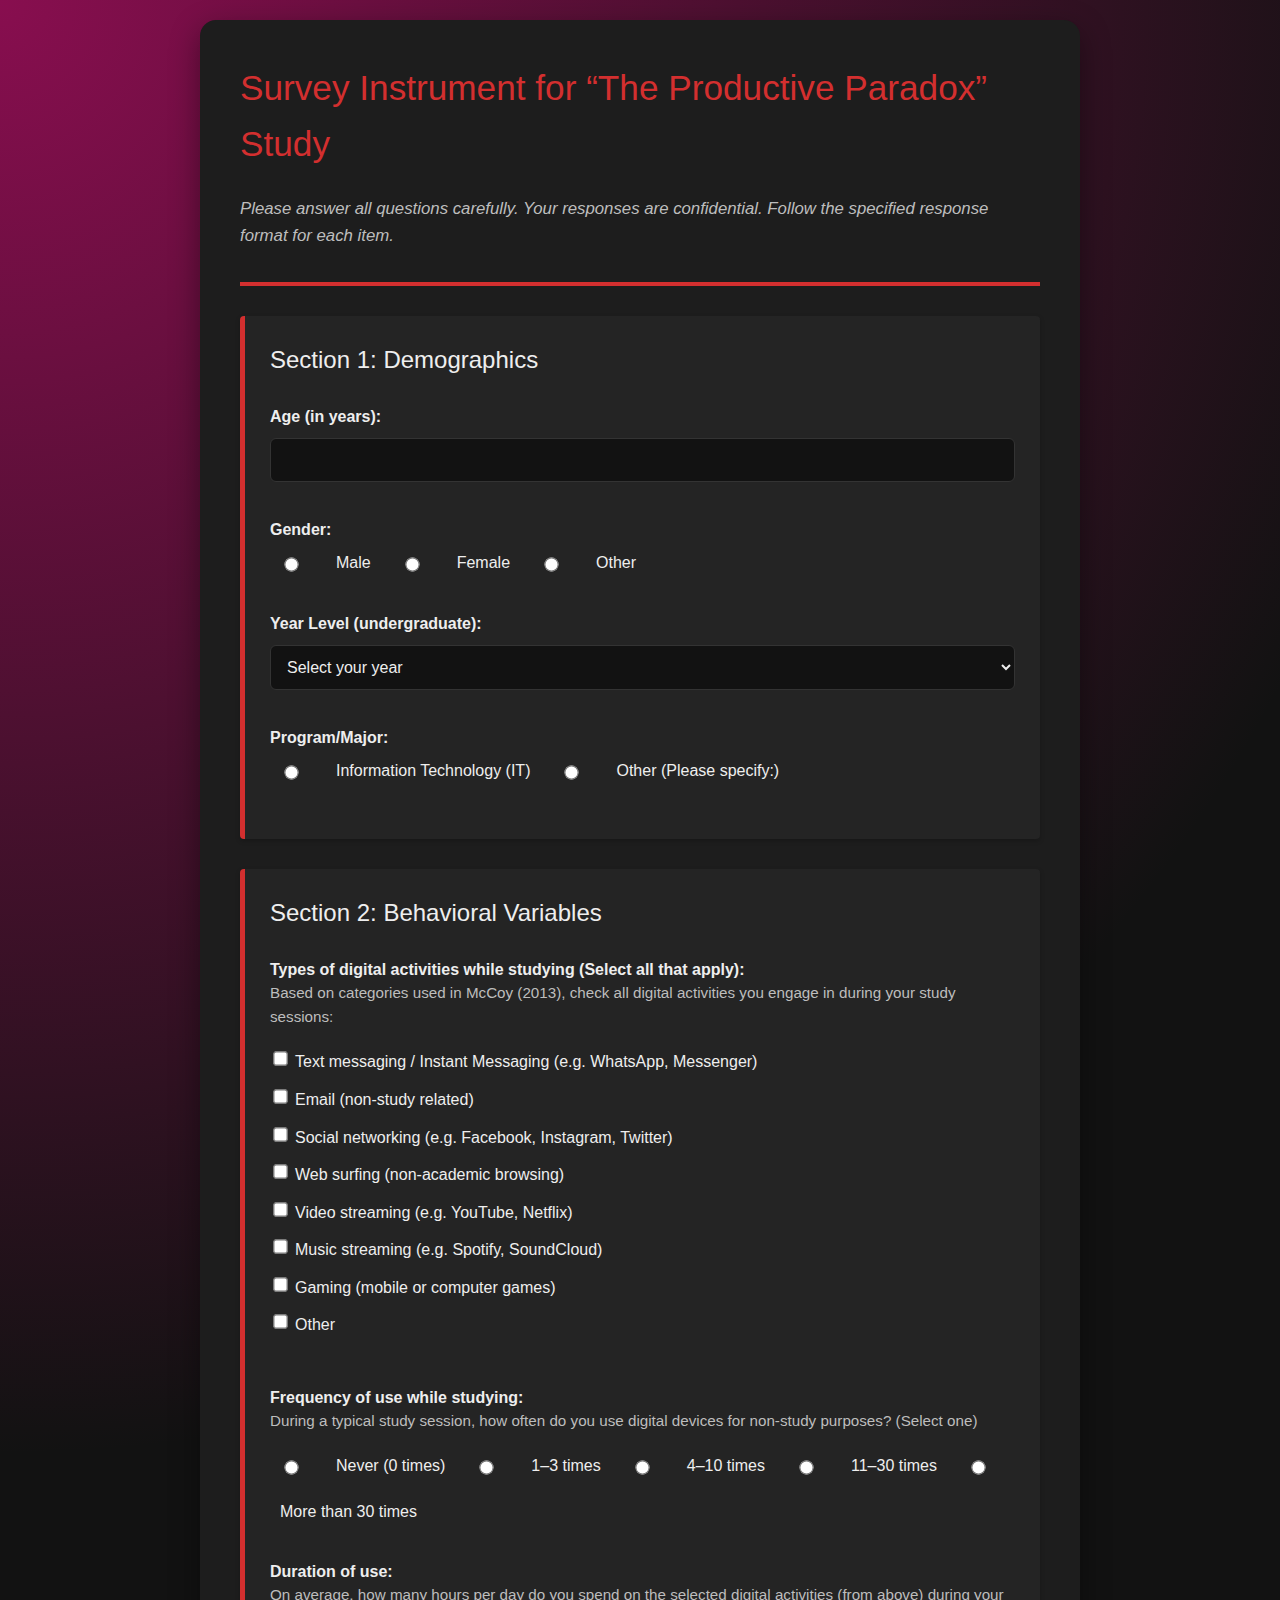
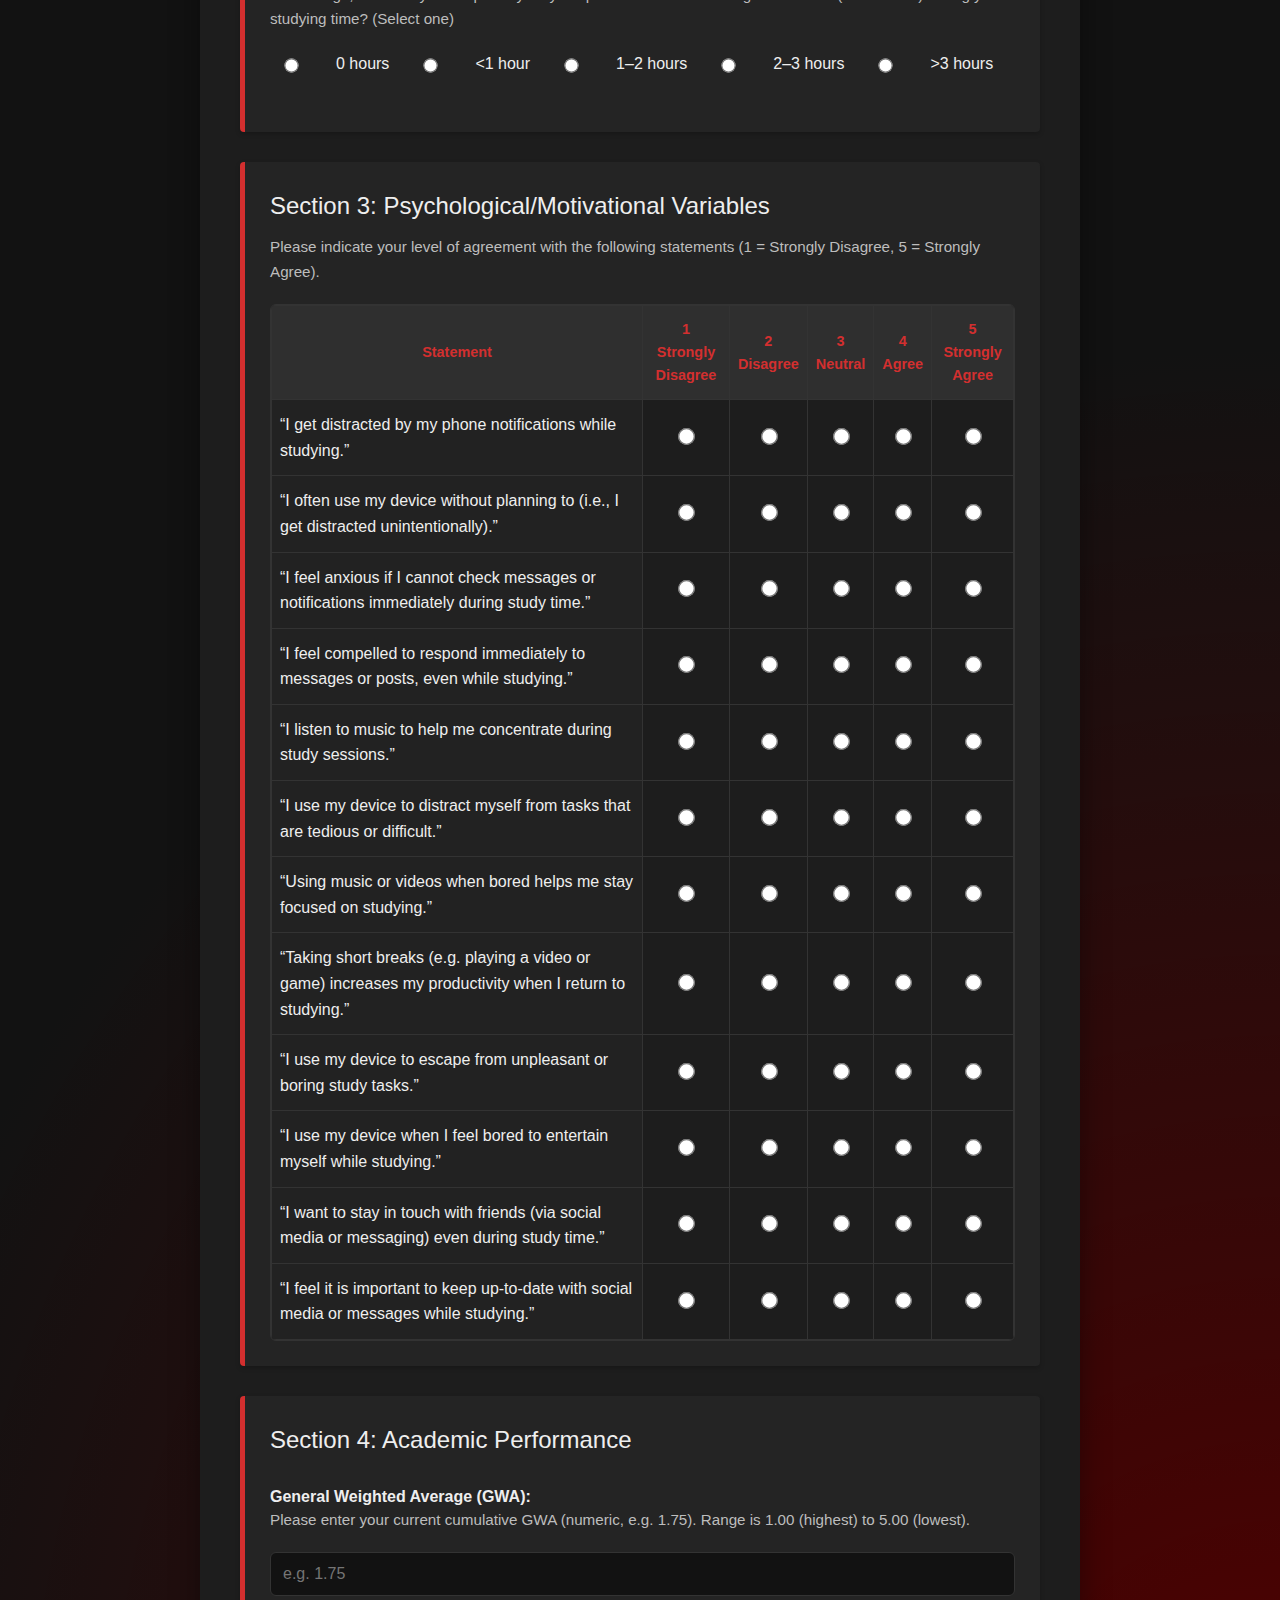
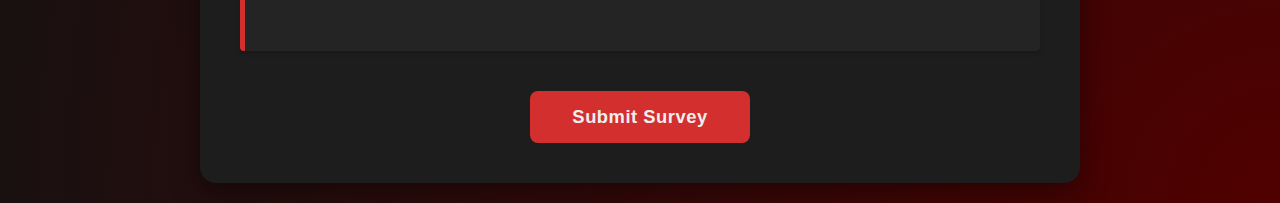
<file: gforms/index.html>
<!DOCTYPE html>
<html lang="en">
<head>
    <meta charset="UTF-8">
    <meta name="viewport" content="width=device-width, initial-scale=1.0">
    <title>University Student Internet Usage Survey</title>
    <link rel="stylesheet" href="styles.css"> 
</head>
<body>
    <div class="form-container">
        <header class="form-header">
            <h1 class="form-title">Survey Instrument for “The Productive Paradox” Study</h1>
            <p class="form-description">
                Please answer all questions carefully. Your responses are confidential. Follow the specified response format for each item.
            </p>
        </header>

        <form action="https://docs.google.com/forms/d/e/1FAIpQLSe-d5pjqYPrWfrZl4ij7xVLY7O2pWkPnfitr5aNslY4ZV-lgw/formResponse" method="POST"> 
            
            <section class="form-section">
                <h2 class="section-title">Section 1: Demographics</h2>

                <div class="form-group">
                    <label for="entry-162462807">Age (in years):</label>
                    <input type="number" id="entry-162462807" name="entry.162462807" required>
                </div>

                <div class="form-group">
                    <label>Gender:</label>
                    <div class="radio-group">
                        <input type="radio" id="gender-male" name="entry.52339275" value="Male" required><label for="gender-male">Male</label>
                        <input type="radio" id="gender-female" name="entry.52339275" value="Female"><label for="gender-female">Female</label>
                        <input type="radio" id="gender-other" name="entry.52339275" value="Other"><label for="gender-other">Other</label>
                    </div>
                </div>

                <div class="form-group">
                    <label for="entry-1000586613">Year Level (undergraduate):</label>
                    <select id="entry-1000586613" name="entry.1000586613" required>
                        <option value="">Select your year</option>
                        <option value="1st+Year">1st Year</option>
                        <option value="2nd+Year">2nd Year</option>
                        <option value="3rd+Year">3rd Year</option>
                        <option value="4th+Year">4th Year</option>
                    </select>
                </div>

                <div class="form-group">
                    <label for="entry-1788428687">Program/Major:</label>
                    <div class="radio-group">
                         <input type="radio" id="program-it" name="entry.1788428687" value="Information+Technology" required><label for="program-it">Information Technology (IT)</label>
                         <input type="radio" id="program-other" name="entry.1788428687" value="Other"><label for="program-other">Other (Please specify:)</label>
                         </div>
                </div>

                </section>
            
            <section class="form-section">
                <h2 class="section-title">Section 2: Behavioral Variables</h2>

                <div class="form-group">
                    <label>Types of digital activities while studying (Select all that apply):</label>
                    <p class="section-description">Based on categories used in McCoy (2013), check all digital activities you engage in during your study sessions:</p>
                    
                    <div class="checkbox-group-vertical">
                        <div class="checkbox-item">
                            <input type="checkbox" id="activity-text" name="entry.557563024" value="Text+messaging+%2F+Instant+Messaging+(e.g.+WhatsApp%2C+Messenger)"><label for="activity-text">Text messaging / Instant Messaging (e.g. WhatsApp, Messenger)</label>
                        </div>
                        <div class="checkbox-item">
                            <input type="checkbox" id="activity-email" name="entry.557563024" value="Email+(non-study+related)"><label for="activity-email">Email (non-study related)</label>
                        </div>
                        <div class="checkbox-item">
                            <input type="checkbox" id="activity-social" name="entry.557563024" value="Social+networking+(e.g.+Facebook%2C+Instagram%2C+Twitter)"><label for="activity-social">Social networking (e.g. Facebook, Instagram, Twitter)</label>
                        </div>
                        <div class="checkbox-item">
                            <input type="checkbox" id="activity-websurf" name="entry.557563024" value="Web+surfing+(non-academic+browsing)%5B5%5D"><label for="activity-websurf">Web surfing (non-academic browsing)</label>
                        </div>
                        <div class="checkbox-item">
                            <input type="checkbox" id="activity-video" name="entry.557563024" value="Video+streaming+(e.g.+YouTube%2C+Netflix)"><label for="activity-video">Video streaming (e.g. YouTube, Netflix)</label>
                        </div>
                        <div class="checkbox-item">
                            <input type="checkbox" id="activity-music" name="entry.557563024" value="Music+streaming+(e.g.+Spotify%2C+SoundCloud)"><label for="activity-music">Music streaming (e.g. Spotify, SoundCloud)</label>
                        </div>
                        <div class="checkbox-item">
                            <input type="checkbox" id="activity-gaming" name="entry.557563024" value="Gaming+(mobile+or+computer+games)%5B6%5D"><label for="activity-gaming">Gaming (mobile or computer games)</label>
                        </div>
                        <div class="checkbox-item">
                            <input type="checkbox" id="activity-other" name="entry.557563024" value="Other"><label for="activity-other">Other</label>
                        </div>
                    </div>
                </div>

                <div class="form-group">
                    <label>Frequency of use while studying:</label>
                    <p class="section-description">During a typical study session, how often do you use digital devices for non-study purposes? (Select one)</p>
                    <div class="radio-group">
                        <input type="radio" id="freq-0" name="entry.2026499880" value="Never+(0+times)" required><label for="freq-0">Never (0 times)</label>
                        <input type="radio" id="freq-1-3" name="entry.2026499880" value="1%E2%80%933+times+(e.g.+%E2%80%9Cone+to+three+times%E2%80%9D)%5B8%5D"><label for="freq-1-3">1–3 times</label>
                        <input type="radio" id="freq-4-10" name="entry.2026499880" value="4%E2%80%9310+times%5B8%5D"><label for="freq-4-10">4–10 times</label>
                        <input type="radio" id="freq-11-30" name="entry.2026499880" value="11%E2%80%9330+times%5B8%5D"><label for="freq-11-30">11–30 times</label>
                        <input type="radio" id="freq-30" name="entry.2026499880" value="More+than+30+times%5B8%5D"><label for="freq-30">More than 30 times</label>
                    </div>
                </div>

                <div class="form-group">
                    <label>Duration of use:</label>
                    <p class="section-description">On average, how many hours per day do you spend on the selected digital activities (from above) during your studying time? (Select one)</p>
                    <div class="radio-group">
                        <input type="radio" id="dur-0" name="entry.9922098" value="0+hours" required><label for="dur-0">0 hours</label>
                        <input type="radio" id="dur-lt1" name="entry.9922098" value="%3C1+hour"><label for="dur-lt1">&lt;1 hour</label>
                        <input type="radio" id="dur-1-2" name="entry.9922098" value="1%E2%80%932+hours"><label for="dur-1-2">1–2 hours</label>
                        <input type="radio" id="dur-2-3" name="entry.9922098" value="2%E2%80%933+hours"><label for="dur-2-3">2–3 hours</label>
                        <input type="radio" id="dur-gt3" name="entry.9922098" value="%3E3+hours"><label for="dur-gt3">>3 hours</label>
                    </div>
                </div>

            </section>

            <section class="form-section">
                <h2 class="section-title">Section 3: Psychological/Motivational Variables</h2>
                <p class="section-description">Please indicate your level of agreement with the following statements (1 = Strongly Disagree, 5 = Strongly Agree).</p>

                <div class="likert-table">
                    <table>
                        <thead>
                            <tr>
                                <th>Statement</th>
                                <th>1<br>Strongly Disagree</th>
                                <th>2<br>Disagree</th>
                                <th>3<br>Neutral</th>
                                <th>4<br>Agree</th>
                                <th>5<br>Strongly Agree</th>
                            </tr>
                        </thead>
                        <tbody>
                            <tr>
                                <td>“I get distracted by my phone notifications while studying.”</td>
                                <td><input type="radio" name="entry.821405621" value="1" required></td>
                                <td><input type="radio" name="entry.821405621" value="2"></td>
                                <td><input type="radio" name="entry.821405621" value="3"></td>
                                <td><input type="radio" name="entry.821405621" value="4"></td>
                                <td><input type="radio" name="entry.821405621" value="5"></td>
                            </tr>
                            <tr>
                                <td>“I often use my device without planning to (i.e., I get distracted unintentionally).”</td>
                                <td><input type="radio" name="entry.1358467450" value="1" required></td>
                                <td><input type="radio" name="entry.1358467450" value="2"></td>
                                <td><input type="radio" name="entry.1358467450" value="3"></td>
                                <td><input type="radio" name="entry.1358467450" value="4"></td>
                                <td><input type="radio" name="entry.1358467450" value="5"></td>
                            </tr>
                            <tr>
                                <td>“I feel anxious if I cannot check messages or notifications immediately during study time.”</td>
                                <td><input type="radio" name="entry.904159629" value="1" required></td>
                                <td><input type="radio" name="entry.904159629" value="2"></td>
                                <td><input type="radio" name="entry.904159629" value="3"></td>
                                <td><input type="radio" name="entry.904159629" value="4"></td>
                                <td><input type="radio" name="entry.904159629" value="5"></td>
                            </tr>
                            <tr>
                                <td>“I feel compelled to respond immediately to messages or posts, even while studying.”</td>
                                <td><input type="radio" name="entry.825314181" value="1" required></td>
                                <td><input type="radio" name="entry.825314181" value="2"></td>
                                <td><input type="radio" name="entry.825314181" value="3"></td>
                                <td><input type="radio" name="entry.825314181" value="4"></td>
                                <td><input type="radio" name="entry.825314181" value="5"></td>
                            </tr>
                            
                            <tr>
                                <td>“I listen to music to help me concentrate during study sessions.”</td>
                                <td><input type="radio" name="entry.227478225" value="1" required></td>
                                <td><input type="radio" name="entry.227478225" value="2"></td>
                                <td><input type="radio" name="entry.227478225" value="3"></td>
                                <td><input type="radio" name="entry.227478225" value="4"></td>
                                <td><input type="radio" name="entry.227478225" value="5"></td>
                            </tr>
                            <tr>
                                <td>“I use my device to distract myself from tasks that are tedious or difficult.”</td>
                                <td><input type="radio" name="entry.149188739" value="1" required></td>
                                <td><input type="radio" name="entry.149188739" value="2"></td>
                                <td><input type="radio" name="entry.149188739" value="3"></td>
                                <td><input type="radio" name="entry.149188739" value="4"></td>
                                <td><input type="radio" name="entry.149188739" value="5"></td>
                            </tr>
                            <tr>
                                <td>“Using music or videos when bored helps me stay focused on studying.”</td>
                                <td><input type="radio" name="entry.1356681078" value="1" required></td>
                                <td><input type="radio" name="entry.1356681078" value="2"></td>
                                <td><input type="radio" name="entry.1356681078" value="3"></td>
                                <td><input type="radio" name="entry.1356681078" value="4"></td>
                                <td><input type="radio" name="entry.1356681078" value="5"></td>
                            </tr>
                            <tr>
                                <td>“Taking short breaks (e.g. playing a video or game) increases my productivity when I return to studying.”</td>
                                <td><input type="radio" name="entry.1834416000" value="1" required></td>
                                <td><input type="radio" name="entry.1834416000" value="2"></td>
                                <td><input type="radio" name="entry.1834416000" value="3"></td>
                                <td><input type="radio" name="entry.1834416000" value="4"></td>
                                <td><input type="radio" name="entry.1834416000" value="5"></td>
                            </tr>

                            <tr>
                                <td>“I use my device to escape from unpleasant or boring study tasks.”</td>
                                <td><input type="radio" name="entry.1363956014" value="1" required></td>
                                <td><input type="radio" name="entry.1363956014" value="2"></td>
                                <td><input type="radio" name="entry.1363956014" value="3"></td>
                                <td><input type="radio" name="entry.1363956014" value="4"></td>
                                <td><input type="radio" name="entry.1363956014" value="5"></td>
                            </tr>
                            <tr>
                                <td>“I use my device when I feel bored to entertain myself while studying.”</td>
                                <td><input type="radio" name="entry.1786832438" value="1" required></td>
                                <td><input type="radio" name="entry.1786832438" value="2"></td>
                                <td><input type="radio" name="entry.1786832438" value="3"></td>
                                <td><input type="radio" name="entry.1786832438" value="4"></td>
                                <td><input type="radio" name="entry.1786832438" value="5"></td>
                            </tr>
                            <tr>
                                <td>“I want to stay in touch with friends (via social media or messaging) even during study time.”</td>
                                <td><input type="radio" name="entry.1499651522" value="1" required></td>
                                <td><input type="radio" name="entry.1499651522" value="2"></td>
                                <td><input type="radio" name="entry.1499651522" value="3"></td>
                                <td><input type="radio" name="entry.1499651522" value="4"></td>
                                <td><input type="radio" name="entry.1499651522" value="5"></td>
                            </tr>
                            <tr>
                                <td>“I feel it is important to keep up-to-date with social media or messages while studying.”</td>
                                <td><input type="radio" name="entry.2084578660" value="1" required></td>
                                <td><input type="radio" name="entry.2084578660" value="2"></td>
                                <td><input type="radio" name="entry.2084578660" value="3"></td>
                                <td><input type="radio" name="entry.2084578660" value="4"></td>
                                <td><input type="radio" name="entry.2084578660" value="5"></td>
                            </tr>
                        </tbody>
                    </table>
                </div>
            </section>
            
            <section class="form-section">
                <h2 class="section-title">Section 4: Academic Performance</h2>
                
                <div class="form-group">
                    <label for="entry-GWA">General Weighted Average (GWA):</label>
                    <p class="section-description">Please enter your current cumulative GWA (numeric, e.g. 1.75). Range is 1.00 (highest) to 5.00 (lowest).</p>
                    <input type="number" id="entry-GWA" name="entry.GWA" min="1.00" max="5.00" step="0.01" placeholder="e.g. 1.75" required>
                </div>
            </section>

            <button type="submit" class="submit-button">Submit Survey</button>

        </form>
    </div>
</body>
</html>
</file>
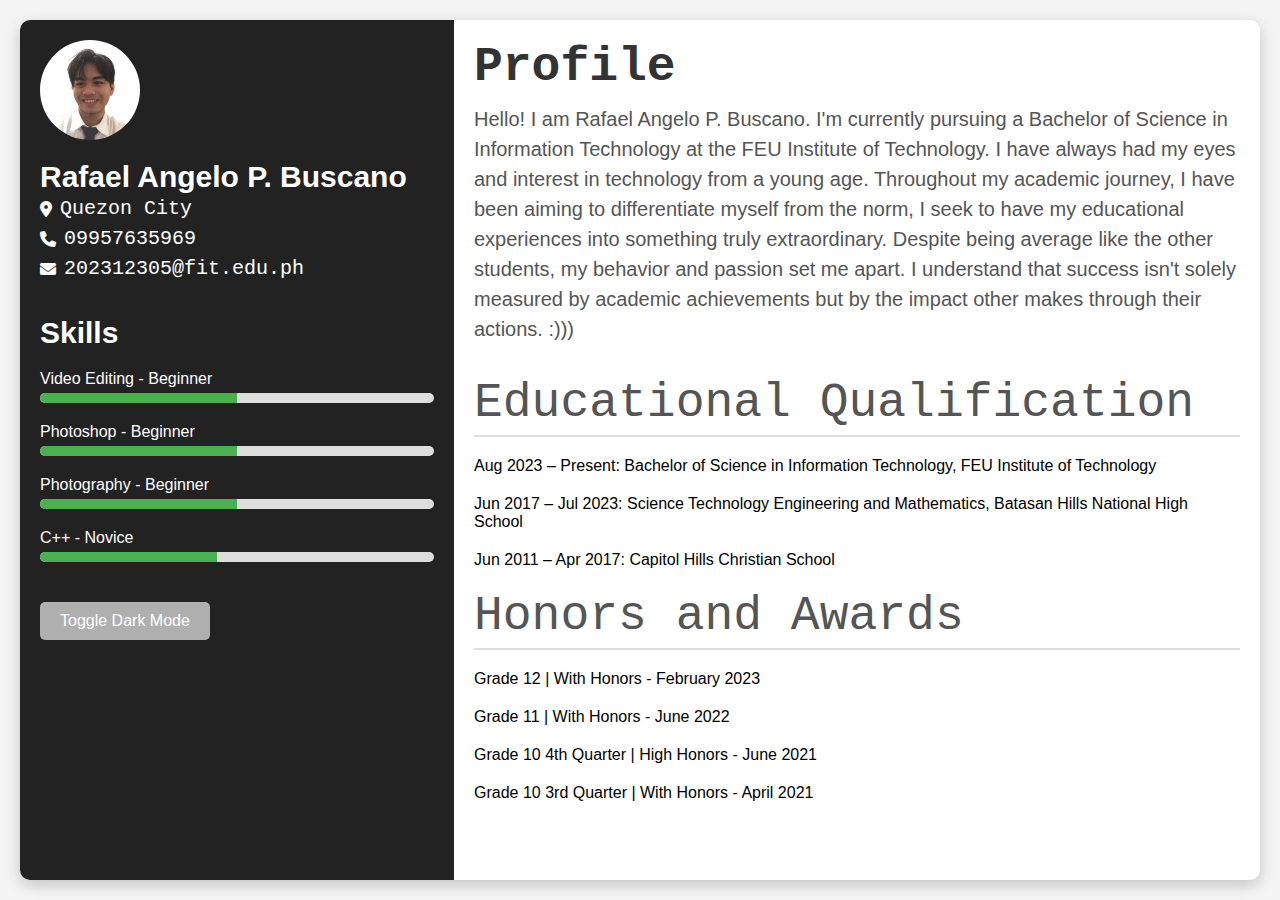
<file: Buscano_resume/resume.html>
<html lang="en">

<head>
    <meta charset="UTF-8">
    <meta name="viewport" content="width=device-width, initial-scale=1.0">
    <link rel="stylesheet" href="resume.css">
    <script src="resume.js"></script>
    <title>Resume</title>
    <link rel="stylesheet" href="https://fontawesome.com/icons/">
    <link rel="stylesheet" href="https://cdnjs.cloudflare.com/ajax/libs/font-awesome/6.7.2/css/all.min.css"
        integrity="sha512-Evv84Mr4kqVGRNSgIGL/F/aIDqQb7xQ2vcrdIwxfjThSH8CSR7PBEakCr51Ck+w+/U6swU2Im1vVX0SVk9ABhg=="
        crossorigin="anonymous" referrerpolicy="no-referrer" />
</head>

<body>
    <div class="container">
        <!-- ito yung sidebar -->
        <div class="sidebar">
            <img src="resumeDP.jpg" alt="Profile Picture">
            <h2>Rafael Angelo P. Buscano</h2>


            <div class="contact-contaier">
                
                <div class="location-info">
                    <i class="fa-solid fa-location-dot"></i>
                    <p>Quezon City</p>
                    
                </div>
                
                <div class="number-info">
                    <i class="fa-solid fa-phone"></i>
                    <p>09957635969</p>

                </div>

                <div class="email-info">
                    <i class="fa-solid fa-envelope"></i>
                    <p>202312305@fit.edu.ph</p>

                </div>
            </div>

            <div class="section">
                <h2 class="margin1">Skills</h2>
                <ul class="list">
                    <li>Video Editing - Beginner
                        <div class="progress-bar">
                            <div class="progress progress-50"></div>
                        </div>
                    </li>
                    <li>Photoshop - Beginner
                        <div class="progress-bar">
                            <div class="progress progress-50"></div>
                        </div>
                    </li>
                    <li>Photography - Beginner
                        <div class="progress-bar">
                            <div class="progress progress-50"></div>
                        </div>
                    </li>
                    <li>C++ - Novice
                        <div class="progress-bar">
                            <div class="progress progress-45"></div>
                        </div>
                    </li>
                    <button class="dark-mode-btn" onclick="toggleDarkMode()">Toggle Dark Mode</button>
                </ul>
            </div>
        </div>

        <!-- main information ko -->
        <div class="main">
            <h1>Profile</h1>
            <p class="biography">Hello! I am Rafael Angelo P. Buscano. I'm currently pursuing a Bachelor of Science in Information Technology at the FEU Institute of Technology. I have always had my eyes and interest in technology from a young age.

                Throughout my academic journey, I have been aiming to differentiate myself from the norm, I seek to have my educational experiences into something truly extraordinary. Despite being average like the other students, my behavior and passion set me apart. I understand that success isn't solely measured by academic achievements but by the impact other makes through their actions. :)))</p>

            <div class="section">
                <h2>Educational Qualification</h2>
                <ul class="list">
                    <li>Aug 2023 – Present: Bachelor of Science in Information Technology, FEU Institute of Technology
                    </li>
                    <li>Jun 2017 – Jul 2023: Science Technology Engineering and Mathematics, Batasan Hills National High
                        School</li>
                    <li>Jun 2011 – Apr 2017: Capitol Hills Christian School</li>
                </ul>
            </div>

            <div class="section">
                <h2>Honors and Awards</h2>
                <ul class="list">
                    <li>Grade 12 | With Honors - February 2023</li>
                    <li>Grade 11 | With Honors - June 2022</li>
                    <li>Grade 10 4th Quarter | High Honors - June 2021</li>
                    <li>Grade 10 3rd Quarter | With Honors - April 2021</li>
                </ul>
            </div>
        </div>
    </div>
</body>

</html>
</file>
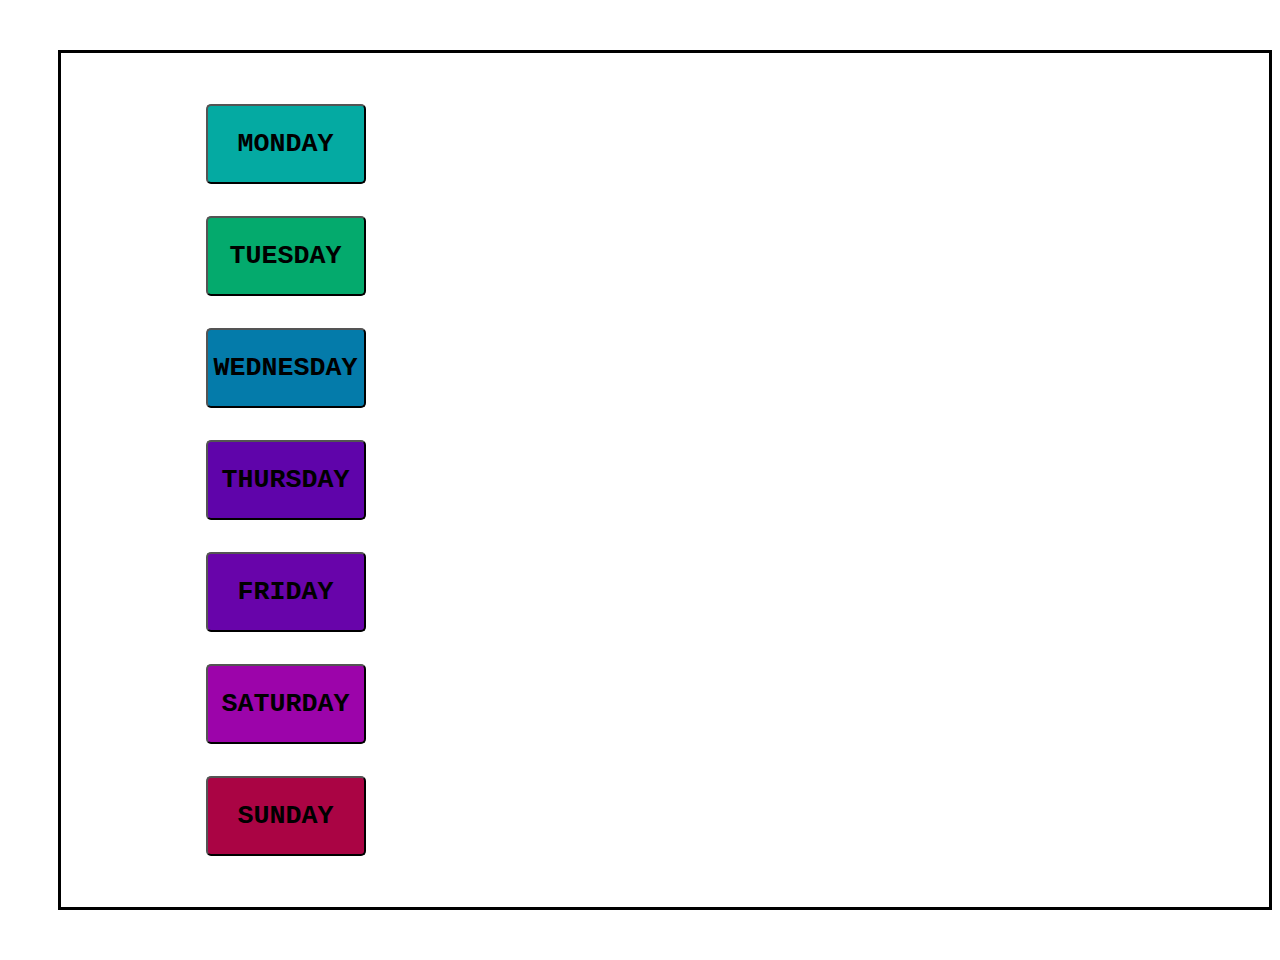
<file: Buscano_TSA2/TSA2_BUSCANO.html>
<!DOCTYPE html>
<html lang="en">

<head>
    <meta charset="UTF-8">
    <meta name="viewport" content="width=device-width, initial-scale=1.0">
    <title>Document</title>
    <link rel="stylesheet" href="TSA2_BUSCANO.css">
</head>

<body>
    <div class="container">
        <div class="button-container">
            <button class="button button-monday" onclick="showBox('monday')">
                <h1>MONDAY</h1>
            </button>
            <button class="button button-tuesday" onclick="showBox('tuesday')">
                <h1>TUESDAY</h1>
            </button>
            <button class="button button-wednesday" onclick="showBox('wednesday')">
                <h1>WEDNESDAY</h1>
            </button>
            <button class="button button-thursday" onclick="showBox('thursday')">
                <h1>THURSDAY</h1>
            </button>
            <button class="button button-friday" onclick="showBox('friday')">
                <h1>FRIDAY</h1>
            </button>
            <button class="button button-saturday" onclick="showBox('saturday')">
                <h1>SATURDAY</h1>
            </button>
            <button class="button button-sunday" onclick="showBox('sunday')">
                <h1>SUNDAY</h1>
            </button>



        </div>
        <div class="box-container">
            <div class="box-monday">MONDAY</div>

            <div class="box-tuesday">TUESDAY</div>

            <div class="box-wednesday">WEDNESDAY</div>

            <div class="box-thursday">THURSDAY</div>

            <div class="box-friday">FRIDAY</div>

            <div class="box-saturday">SATURDAY</div>

            <div class="box-sunday">SUNDAY</div>

        </div>
    </div>


    <script src="TSA2_BUSCANO.js"></script>
</body>

</html>
</file>
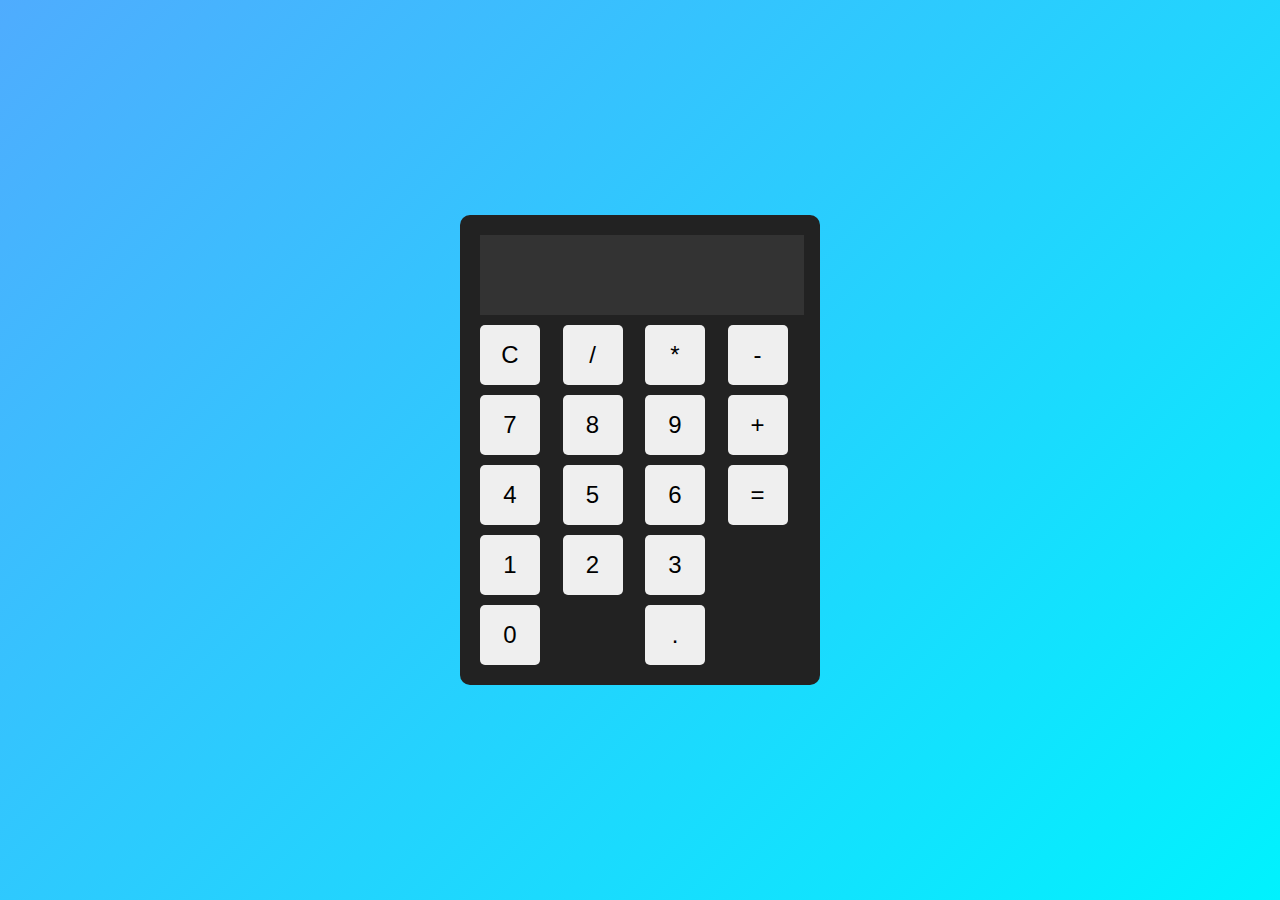
<file: S3-TECHNICAL/buscano_calculator.html>
<!DOCTYPE html>
<html lang="en">
<head>
  <meta charset="UTF-8" />
  <meta name="viewport" content="width=device-width, initial-scale=1.0" />
  <title>Calculator</title>
  <link rel="stylesheet" href="buscano_calculator.css" />
</head>
<body>
  <div class="calculator">
    <input type="text" id="display" disabled />
    <div class="buttons">
      <button onclick="clearDisplay()">C</button>
      <button onclick="appendValue('/')">/</button>
      <button onclick="appendValue('*')">*</button>
      <button onclick="appendValue('-')">-</button>

      <button onclick="appendValue('7')">7</button>
      <button onclick="appendValue('8')">8</button>
      <button onclick="appendValue('9')">9</button>
      <button onclick="appendValue('+')">+</button>

      <button onclick="appendValue('4')">4</button>
      <button onclick="appendValue('5')">5</button>
      <button onclick="appendValue('6')">6</button>
      <button onclick="calculateResult()">=</button>

      <button onclick="appendValue('1')">1</button>
      <button onclick="appendValue('2')">2</button>
      <button onclick="appendValue('3')">3</button>

      <button onclick="appendValue('0')" class="zero">0</button>
      <button onclick="appendValue('.')">.</button>
    </div>
  </div>
  <script src="buscano_calculator.js" defer></script>
</body>
</html>
</file>
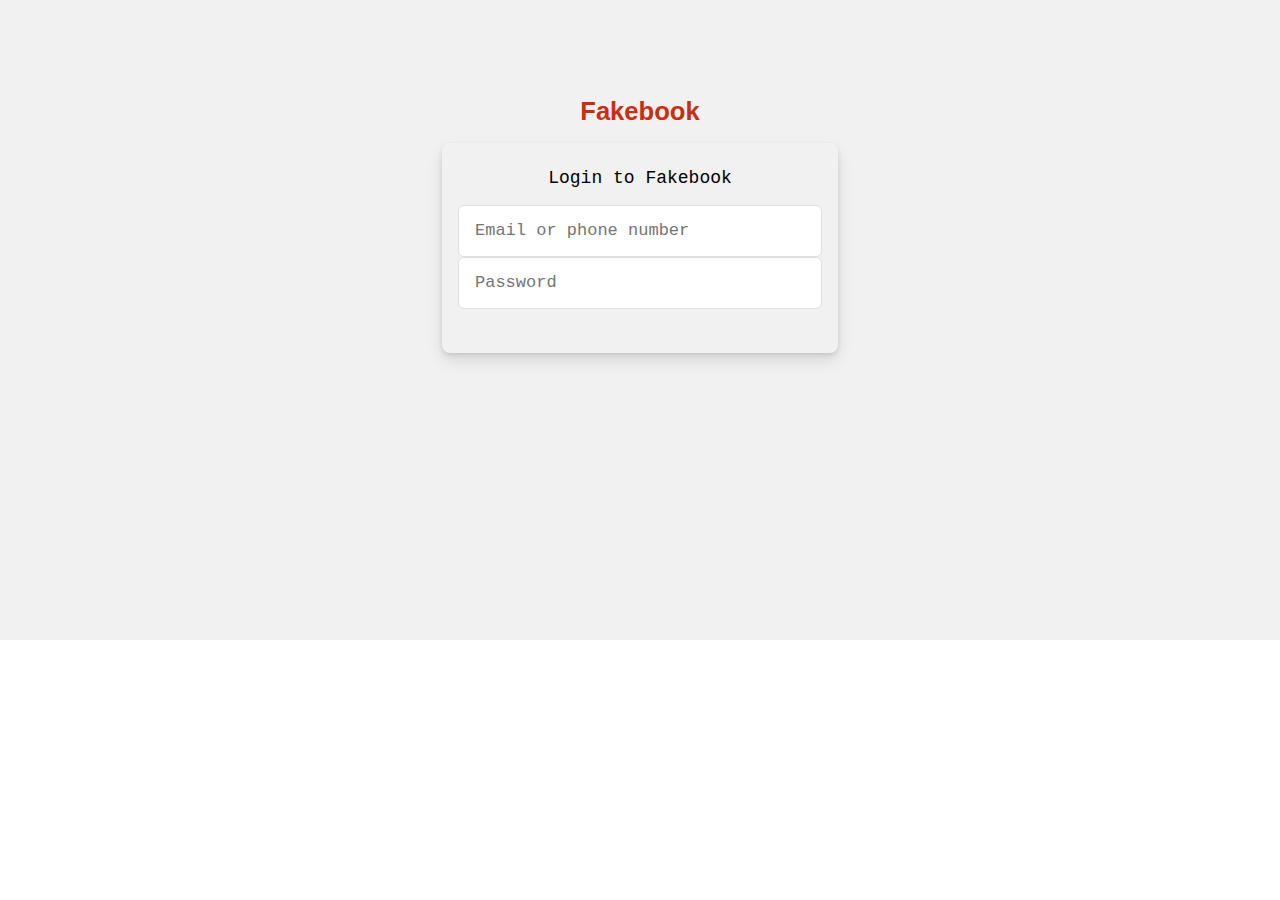
<file: WebDesignReview/WebDesignBuscano.html>
<!DOCTYPE html>
<html lang="en">

<head>
    <meta charset="UTF-8">
    <meta name="viewport" content="width=device-width, initial-scale=1.0">
    <title>Document</title>
    <link rel="stylesheet" href="DURAN_BUSCANO_TSA5.css" />
</head>

<body>
    <div class="main">

        <div class="contents">
            <h1 class="name">Fakebook</h1>
            <div class="logintextcontainer">
                <div class="logintext">
                    <span class="textalign1">
                        <div>Login to Fakebook</div>
                    </span>
                </div>
                <div>
                    <input type="text" class="loginformcontainer textalign1 loginformalignment" placeholder="Email or phone number ">
                </div>
                <div>
                    <input type="text" class="loginformcontainer textalign1 loginformalignment" placeholder="Password ">
                </div>
                <div class="loginsubmitcontainer">
                    <button type="submit" class="submitbutton">

                    </button>
                </div>
            </div>
            <!-- <p class="desc">Charizard (Japanese: リザードン Lizardon) is a dual-type Fire/Flying Pokémon introduced in
                Generation I.</p>
            <div class="buttons">
                <button class="add">Add Pokemon</button>
                <button class="release">Release Pokemon</button> -->
        </div>
    </div>
    </div>

</body>

</html>
</file>
<file: gforms/styles.css>
/* Color Palette: Dark Mode - Black, Red, and Maroon Bokeh */
:root {
    --primary-dark: #121212;      /* Deep Black/Background */
    --secondary-dark: #1D1D1D;    /* Card Background/Form Container */
    --accent-red: #D32F2F;        /* Bright Red Accent (for titles/buttons) */
    --maroon-blur: #880E4F;       /* Deep Maroon for Gradient */
    --text-light: #EEEEEE;        /* Light Gray for main text */
    --text-muted: #BDBDBD;        /* Lighter Gray for descriptions */
    --border-color: #333333;      /* Dark border lines */
    --shadow-color: rgba(0, 0, 0, 0.4);
}

/* Base Styles */
body {
    /* --- FONT CHANGE HERE --- */
    font-family: 'Century Gothic', 'Futura', 'Trebuchet MS', sans-serif; /* Minimalist geometric font stack */
    
    /* Bokeh Blur Gradient Background (Remains the same) */
    background: radial-gradient(circle at top left, var(--maroon-blur) 0%, transparent 40%),
                radial-gradient(circle at bottom right, #500000 0%, transparent 40%),
                var(--primary-dark);
    
    color: var(--text-light);
    margin: 0;
    padding: 20px;
    display: flex;
    justify-content: center;
    line-height: 1.6;
}

/* All other styles (colors, layout, dark mode, etc.) remain the same as the last version */

.form-container {
    max-width: 800px;
    width: 100%;
    background-color: var(--secondary-dark);
    border-radius: 16px;
    box-shadow: 0 10px 30px var(--shadow-color);
    padding: 40px;
}

.form-header {
    border-bottom: 4px solid var(--accent-red);
    padding-bottom: 15px;
    margin-bottom: 30px;
}

.form-title {
    color: var(--accent-red);
    margin-top: 0;
    font-size: 2.2em;
    font-weight: 500;
}

.form-description {
    font-style: italic;
    color: var(--text-muted);
    font-size: 1.05em;
}

.form-section {
    border-left: 5px solid var(--accent-red);
    border-radius: 4px;
    padding: 25px;
    margin-bottom: 30px;
    background-color: #242424;
    box-shadow: 0 2px 5px rgba(0, 0, 0, 0.2);
}

.section-title {
    color: var(--text-light);
    padding-bottom: 5px;
    margin-top: 0;
    margin-bottom: 15px;
    font-size: 1.5em;
    font-weight: 400;
}

.section-description {
    margin-top: -10px;
    margin-bottom: 20px;
    font-size: 0.95em;
    color: var(--text-muted);
}

.form-group {
    margin-bottom: 25px;
    padding: 5px 0;
}

label {
    display: block;
    font-weight: bold;
    margin-bottom: 8px;
    color: var(--text-light);
}

input[type="number"],
select {
    width: 100%;
    padding: 12px;
    border: 1px solid var(--border-color);
    border-radius: 6px;
    box-sizing: border-box;
    font-size: 1em;
    background-color: var(--primary-dark);
    color: var(--text-light);
    transition: border-color 0.3s, box-shadow 0.3s;
}

input:focus, select:focus {
    border-color: var(--accent-red);
    outline: none;
    box-shadow: 0 0 0 3px rgba(211, 47, 47, 0.3);
}

.radio-group {
    display: flex;
    flex-wrap: wrap;
    gap: 20px 30px; 
    padding-left: 10px;
}

.checkbox-group-stacked {
    display: block; 
    padding-left: 10px;
}

.checkbox-item {
    display: flex; 
    align-items: flex-start;
    margin-bottom: 12px; 
}

.radio-group label, .checkbox-item label {
    font-weight: normal;
    color: var(--text-light);
    margin-bottom: 0; 
}

.radio-group input[type="radio"],
.checkbox-item input[type="checkbox"] {
    margin-right: 8px;
    transform: scale(1.1);
    accent-color: var(--accent-red);
}

.likert-table {
    overflow-x: auto; 
    border: 1px solid var(--border-color);
    border-radius: 6px;
}

.likert-table table {
    width: 100%;
    border-collapse: collapse;
    min-width: 650px; 
}

.likert-table th, .likert-table td {
    border: 1px solid var(--border-color);
    padding: 12px 8px;
    text-align: center;
}

.likert-table th {
    background-color: #2F2F2F;
    color: var(--accent-red);
    font-weight: 600;
    font-size: 0.9em;
}

.likert-table td {
    background-color: var(--secondary-dark);
}

.likert-table td:first-child {
    text-align: left;
    font-weight: 500;
    width: 50%; 
    background-color: #222222;
    color: var(--text-light);
}

.likert-table tr:hover {
    background-color: #3A3A3A;
}

.likert-table input[type="radio"] {
    cursor: pointer;
    transform: scale(1.3); 
    accent-color: var(--accent-red); 
}

.submit-button {
    display: block;
    width: 220px;
    padding: 15px;
    margin: 40px auto 0;
    background-color: var(--accent-red);
    color: var(--text-light);
    border: none;
    border-radius: 8px;
    font-size: 1.15em;
    font-weight: bold;
    cursor: pointer;
    letter-spacing: 0.5px;
    transition: background-color 0.3s, transform 0.1s, box-shadow 0.3s;
}

.submit-button:hover {
    background-color: #FF6666;
    transform: translateY(-2px);
    box-shadow: 0 6px 15px rgba(211, 47, 47, 0.4);
}

@media (max-width: 600px) {
    .form-container {
        padding: 20px;
        margin: 0;
        border-radius: 0;
        box-shadow: none;
    }
    
    .form-header {
        margin-bottom: 20px;
    }

    .form-section {
        padding: 15px;
    }

    .radio-group {
        flex-direction: column;
        gap: 10px;
    }

    /* --- NEW HOVER EFFECT STYLES --- */

/* Base style for interactive inputs (already defined, but good to note) */
.radio-group input[type="radio"],
.checkbox-item input[type="checkbox"] {
    cursor: pointer;
    transform: scale(1.1);
    accent-color: var(--accent-red); /* Color of the checked state */
    transition: transform 0.15s ease-in-out, box-shadow 0.15s ease-in-out;
}

/* Hover Effect for Radio and Checkbox Inputs */
.radio-group input[type="radio"]:hover,
.checkbox-item input[type="checkbox"]:hover {
    /* Slightly enlarges the input on hover */
    transform: scale(1.3); 
    /* Adds a subtle red glow/shadow around the input */
    box-shadow: 0 0 5px 2px rgba(211, 47, 47, 0.4); 
}

/* Hover effect for the entire Checkbox Item and Radio Label text */
/* This provides a larger clickable and visual hover target */
.checkbox-item:hover label,
.radio-group input[type="radio"]:hover + label {
    color: var(--accent-red); /* Changes the text color to the accent red on hover */
    text-shadow: 0 0 5px rgba(211, 47, 47, 0.1);
}


/* Hover effect for text inputs and select elements (optional, but aesthetic) */
input[type="number"]:hover,
select:hover {
    border-color: var(--accent-red);
}
}
</file>
<file: Buscano_resume/resume.css>
* {
    margin: 0;
    padding: 0;
    box-sizing: border-box;
    font-family: Arial, sans-serif;
}

body {
    display: flex;
    min-height: 100vh;
    background-color: #f4f4f4;
    padding: 20px;
}

.container {
    display: flex;
    width: 100%;
    /* max-width: 900px; */
    background: #fff;
    border-radius: 10px;
    overflow: hidden;
    box-shadow: 0 5px 15px rgba(0, 0, 0, 0.2);
    margin: 0 auto;
    padding: 2em 2em 2em 0m;

}

.biography {
    padding-bottom: 2rem;
}

.sidebar {
    width: 35%;
    background-color: #222;
    color: #fff;
    padding: 20px;
}

.sidebar img {
    width: 100px;
    height: 100px;
    border-radius: 50%;
    margin-bottom: 20px;
}

.sidebar h2 {
    font-size: 30px;
}

.margin2 {
    margin-bottom: 1rem;
}

.margin1 {
    margin-top: 2rem;
}

.sidebar p {
    font-size: 20px;
    line-height: 1.5;
    font-family: 'Courier New', Courier, monospace;
    font-weight: 25;

}

.section {
    margin-bottom: 20px;
}

.main {
    width: 65%;
    padding: 20px;
}

.main h1 {
    font-size: 3rem;
    color: #333;
    margin-bottom: 10px;
    font-family: 'Courier New', Courier, monospace;
}

.main .section {
    margin-bottom: 20px;
}

.main h2 {
    font-size: 3rem;
    color: #555;
    margin-bottom: 10px;
    border-bottom: 2px solid #ddd;
    padding-bottom: 5px;
    font-family: 'Courier New', Courier, monospace;
    font-weight: 50;
}

.main p {
    font-size: 20px;
    color: #555;
    line-height: 1.5;
}

.list {
    list-style: none;
}

.list li {
    margin-bottom: 20px;
    margin-top: 20px;
}

.progress-bar {
    width: 100%;
    background-color: #ddd;
    border-radius: 5px;
    overflow: hidden;
    margin-top: 5px;
}

.progress {
    height: 10px;
    background-color: #4caf50;
}

.progress-50 {
    width: 50%;
}

.email-info {
    display: flex;
    align-items: center;
}

.email-info i {
    margin-right: 8px;
}

.location-info {
    display: flex;
    align-items: center;
}

.location-info i {
    margin-right: 8px;
}

.number-info {
    display: flex;
    align-items: center;
}

.number-info i {
    margin-right: 8px;
}



.progress-45 {
    width: 45%;
}


.contact-container {
    grid-template-columns: 2;
    width: 30rem;

}

.space {
    padding: 0 0 15rem 0;
}

/* .container::after,
.container::before {
    content: '';
    position: absolute;
    height: 96%;
    width: 98%;
    background-image: conic-gradient(from var(--angle), #ff4545, #00ff99, #006aff, #ff0095, #ff4545);
    top: 50%;
    left: 50%;
    translate: -50% -50%;
    z-index: -1;
    padding: 3px;
    border-radius: 10px;
    

} */

@property --angle {
    syntax: "<angle>";
    initial-value: 0deg;
    inherits: false;
}

@keyframes spin {
    from {
        --angle: 0deg;
    }

    to {
        --angle: 360deg;
    }
}



/* Dark Mode Styles */
body.dark-mode {
    background-color: #222;
    color: #fff;
}

.dark-mode .sidebar {
    background-color: #000000;
}


.dark-mode .main {
    background-color: #333;
    color: #fff;
}

.dark-mode .main p {
    color: #fff;
}

.dark-mode .main h1 {
    color: #f88d00;
}

.dark-mode .main h2 {
    color: #f88d00;
}

.dark-mode .sidebar h2 {
    color: #f88d00;
}

.dark-mode .progress-bar {
    background-color: #444;
}

.dark-mode .progress {
    background-color: #f88d00;
}

/* Rainbow Effect Styles */
.rainbow-effect::before {
    background-image: conic-gradient(from var(--angle), #ff4545, #00ff99, #006aff, #ff0095, #ff4545);
    filter: blur(1.5rem);
    animation: 3s spin linear infinite;
    content: '';
    position: absolute;
    height: 96%;
    width: 98%;
    background-image: conic-gradient(from var(--angle), #ff8800, black, #ff8800, black, #ff8800);
    top: 50%;
    left: 50%;
    translate: -50% -50%;
    z-index: -1;
    padding: 3px;
    border-radius: 10px;
}


.dark-mode-btn {
    background-color: #afafaf;
    color: white;
    border: none;
    padding: 10px 20px;
    font-size: 16px;
    cursor: pointer;
    border-radius: 5px;
    margin-top: 20px;
}

.dark-mode-btn:hover {
    background-color: #000000;
}

.dark-mode .dark-mode-btn {
    background-color: #f88d00;
    color: black;
}

.dark-mode .dark-mode-btn:hover {
    background-color: #aaaaaa;
}
</file>
<file: Buscano_TSA2/TSA2_BUSCANO.css>
.container {
    width: 90%;
    height: 70%;
    margin: 50px;
    padding: 35px;
    border: solid black 3px;
    display: flex;
    flex-direction: row;
    align-items: center;
}


.button-container {
    width: 50%;
    height: 100%;
    text-align: center;
    display: flex;
    flex-direction: column;
    justify-content: space-evenly;
    align-items: center;

}

.box-container {
    width: 100%;
    height: 400px; 
    position: relative; 
    display: flex;
    justify-content: center;
    align-items: center;
}

.box-container div {
    width: 300px;
    height: 300px;
    position: absolute;
    top: -100%;
    left: 50%;
    transform: translateX(-50%);
    transition: top 0.8s ease-in-out, opacity 0.8s ease-in-out;
    border: 10px solid black;
    border-radius: 15px;
    box-shadow: #111111 5px 5px 10px 5px;
    text-align: center;
    display: flex;
    align-items: center;
    justify-content: center;
    color: white;
    font-weight: bold;
    font-size: 40px;
    text-shadow: #111111 5px 5px 5px;
    /* background-color: rgba(0, 0, 0, 0.8); */
    opacity: 0;
}

.box-container div.active {
    top: 50px; 
    opacity: 1;
}



.box-monday {
    background-color: #04aaa2;
}

.box-tuesday {
    background-color: #04AA6D;
}

.box-wednesday {
    background-color: #047baa;
}

.box-thursday {
    background-color: #5f04aa;
}

.box-friday {
    background-color: #6804aa;
}

.box-saturday {
    background-color: #9c04aa;
}

.box-sunday {
    background-color: #aa0444;
}


/* Buttons */
.button-monday {
    background-color: #04aaa2;
    margin: 1rem;
    border-radius: 5px;
    font-family: 'Courier New', Courier, monospace;
}

.button-tuesday {
    background-color: #04AA6D;
    margin: 1rem;
    border-radius: 5px;
    font-family: 'Courier New', Courier, monospace;
}

.button-wednesday {
    background-color: #047baa;
    margin: 1rem;
    border-radius: 5px;
    font-family: 'Courier New', Courier, monospace;
}

.button-thursday {
    background-color: #5f04aa;
    margin: 1rem;
    border-radius: 5px;
    font-family: 'Courier New', Courier, monospace;
}

.button-friday {
    background-color: #6804aa;
    margin: 1rem;
    border-radius: 5px;
    font-family: 'Courier New', Courier, monospace;
}

.button-saturday {
    background-color: #9c04aa;
    margin: 1rem;
    border-radius: 5px;
    font-family: 'Courier New', Courier, monospace;
}

.button-sunday {
    background-color: #aa0444;
    margin: 1rem;
    border-radius: 5px;
    font-family: 'Courier New', Courier, monospace;
}




.button {
    transition-duration: 1s;
    height: 5rem;
    width: 10rem;
}

.button:hover {
    background-color: black;
    color: white;
    height: 6rem;
    width: 11rem;
}
</file>
<file: S3-TECHNICAL/buscano_calculator.css>
body {
  display: flex;
  justify-content: center;
  align-items: center;
  height: 100vh;
  background: linear-gradient(135deg, #4facfe, #00f2fe); 
  font-family: Arial, sans-serif;
  margin: 0;
  transition: background 1.5s ease; 
}

.calculator {
  background: #222;
  padding: 20px;
  border-radius: 10px;
  text-align: center;
  width: 320px;
}

#display {
  width: 95%;
  height: 60px;
  font-size: 2rem;
  text-align: right;
  padding: 10px;
  margin-bottom: 10px;
  border: none;
  background: #333;
  color: white;
}

.buttons {
  display: grid;
  grid-template-columns: repeat(4, 1fr);
  gap: 10px;
}

button {
  width: 60px;
  height: 60px;
  font-size: 1.5rem;
  border: none;
  cursor: pointer;
  border-radius: 5px;
}

button.operator {
  background: orange;
  color: white;
}

button.zero {
  grid-column: span 2;
}

button.equal {
  background: green;
  color: white;
}
</file>
<file: WebDesignReview/DURAN_BUSCANO_TSA5.css>
body{
    padding: 0;
    margin: 0;
}

.container {
    display: flex;
    flex-wrap: wrap;
    gap: 20px;
    justify-content: center;
    padding: 20px;
    background-image: url('https://i.redd.it/lhnvupvps4h91.gif');
    background-size: auto 100%;
    background-repeat: no-repeat;
    border: 2px rgb(8, 20, 4) solid;
    border-radius: 2%;
}

.main {
    /* width: 24vw; */
    height: 40rem;
    background-image: url('https://images-wixmp-ed30a86b8c4ca887773594c2.wixmp.com/f/1be6fb4f-90e2-4aea-aa6f-4a0868ed2550/d45o4gl-86225850-4d9f-4a20-a722-98e701bfef59.png?token=eyJ0eXAiOiJKV1QiLCJhbGciOiJIUzI1NiJ9.[base64].KIlS2gSNvCfWbTIpX0ZaScDzI7lPm8z2zHHBRuKE_K4');
    /* border: 2px solid rgb(29, 29, 179); */
    /* Added 'solid' for the border */
    /* border-radius: 5%; */
    /* box-shadow: 10px 10px 1px rgb(0, 0, 0); */
    /* animation: mymove 5s infinite; */
    display: flex;
    /* flex-direction: column; */
    overflow: hidden;
    background-size: 160%;
}

@keyframes mymove {
    50% {box-shadow: 10px 20px 30px rgb(0, 0, 0);}
}
.details {
    font-weight: bold;
    text-align: center;
    height: 180px;
    width: 250px;

}

.image {
    display: flex;
    justify-content: center;
    align-items: center;
    padding: 1rem;
}

.image img {
    max-width: auto%;
    height: 200px;
}

.contents {
    background-color: #f1f1f1;
    padding: 80px 0;
    flex-grow: 1;
    text-align: center;
}


.name {
    font-family: Verdana, Geneva, Tahoma, sans-serif;
    font-size: 2vw;
    color: rgb(201, 46, 19);
    /* text-shadow: 2px 2px 4px rgba(0, 0, 0, 0.5); */
}

.desc {
    font-family: cursive;
    font-size: 10px;
    color: whitesmoke;
}

.textalign1{
    text-align: center;
    font-size: 18px;
    line-height: 22px;
    font-family: 'Courier New', Courier, monospace;
}

.logintext{
    padding: 24px 0 16px 0;
}

.logintextcontainer {
    margin: auto;
    border-radius: 8px;
    box-shadow: 0px 2px 4px rgba(0, 0, 0, .1), 0px 8px 16px rgba(0, 0, 0, .1);
    padding: 0 0 14px 0;
    width: 396px;
}

.loginformcontainer{
    border-radius: 6px;
    padding: 14px 16px;
    font-size: 17px;
    border: 1px solid #dddfe2;
    color: #888888;
    height: 22px;
    vertical-align: middle;
    margin: 0 15px;
    width: 330px;
}

.loginsubmitcontainer{
    padding: 6px 0;
    text-align: center;
}

.submitbutton{
    background-color: #1877f2;
    border: none;
    border-radius: 6px;
    font-size: 20px;
    line-height: 48px;
    padding: 0 16px;
    width: 332px;
}

.loginformalignment {
text-align: left;

}

.buttons {
    display: flex;
    justify-content: center;
    gap: 10px;
    padding: 1rem;
    cursor: pointer;
    border: none;
    border-radius: 4px;
}


.add {
    padding: 10px 20px;
    display: inline-block;
    border-radius: 4px;
    border: none;
    background-color: #256fbf;
    color: white;
    cursor: pointer;
    transition: all 0.5s;
    text-align: center;
}

.release {
    padding: 10px 20px;
    border: none;
    background-color: #920000;
    color: white;
    cursor: pointer;
    border-radius: 4px;
    transition: all 0.5s;
    text-align: center;
}

.add:hover {
    background-color: rgb(0, 0, 0);
}

.release:hover {
    background-color: rgb(98, 98, 98);
}
</file>
